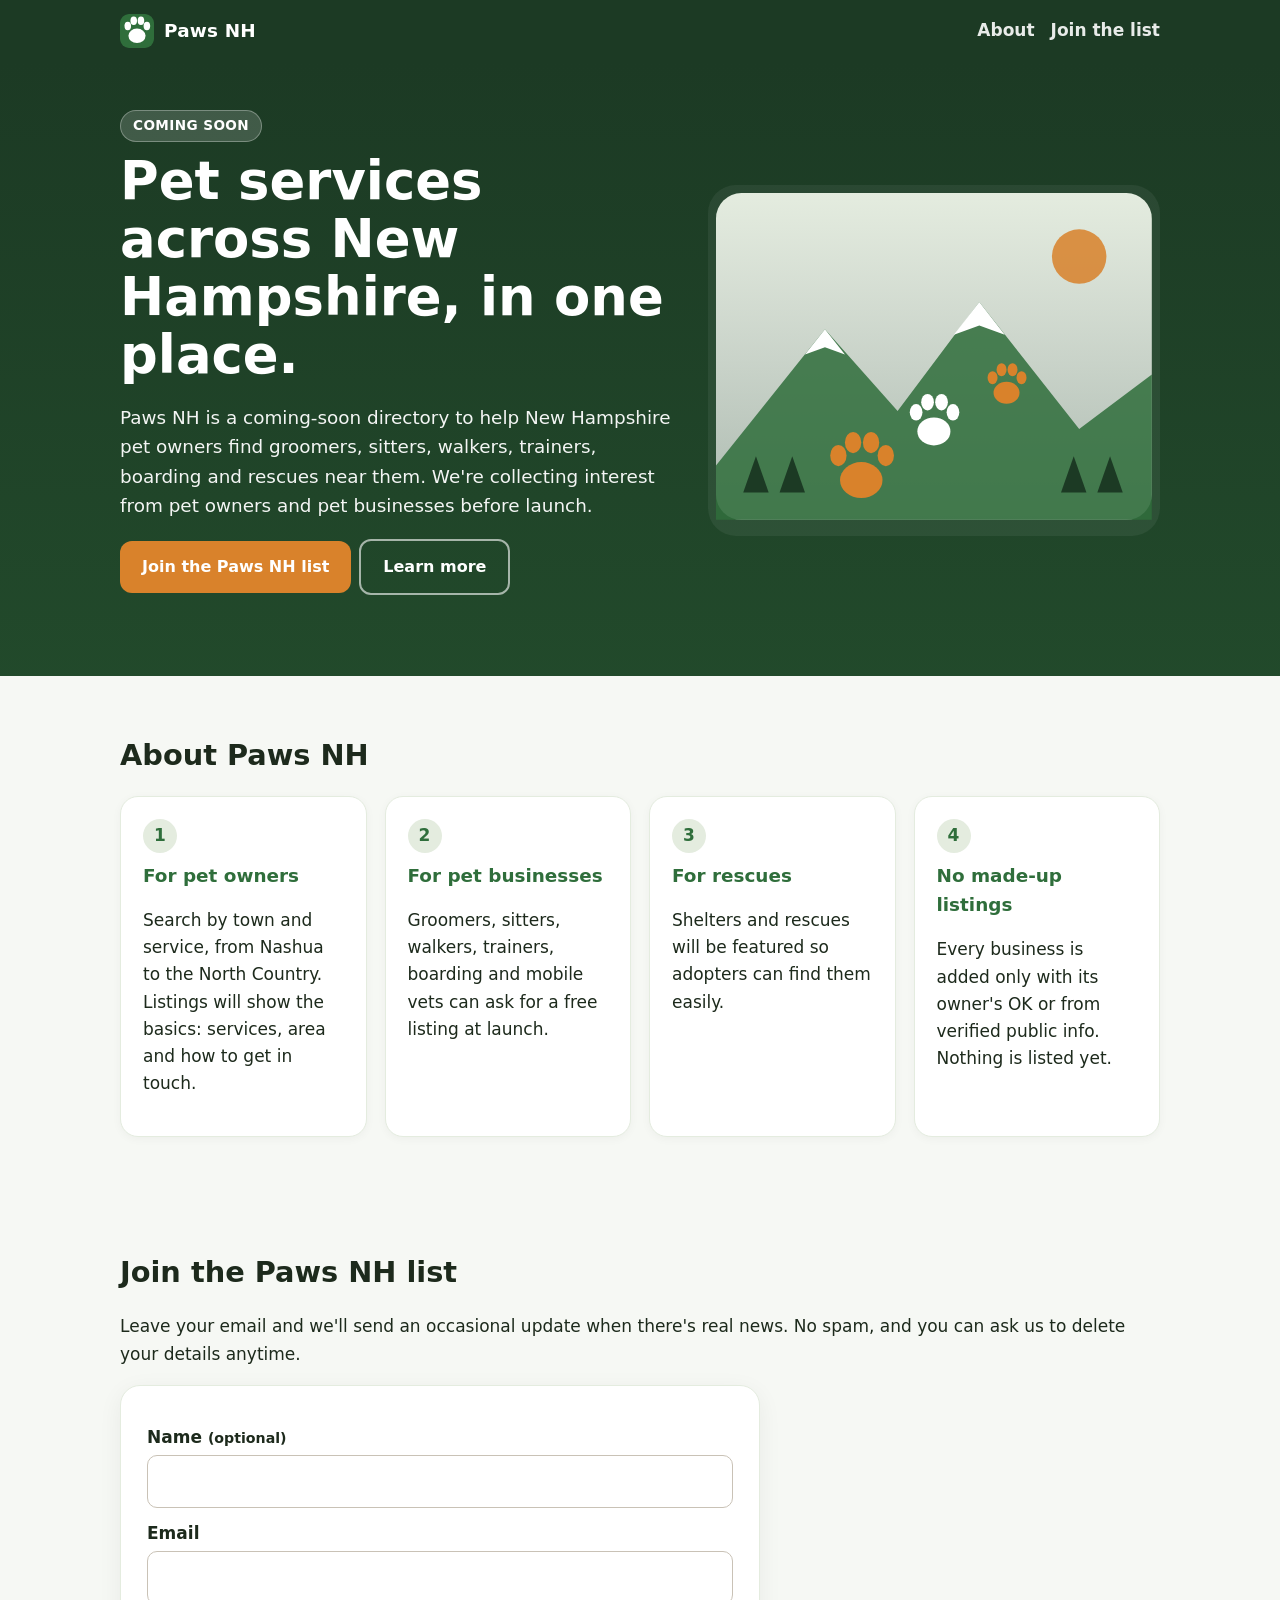
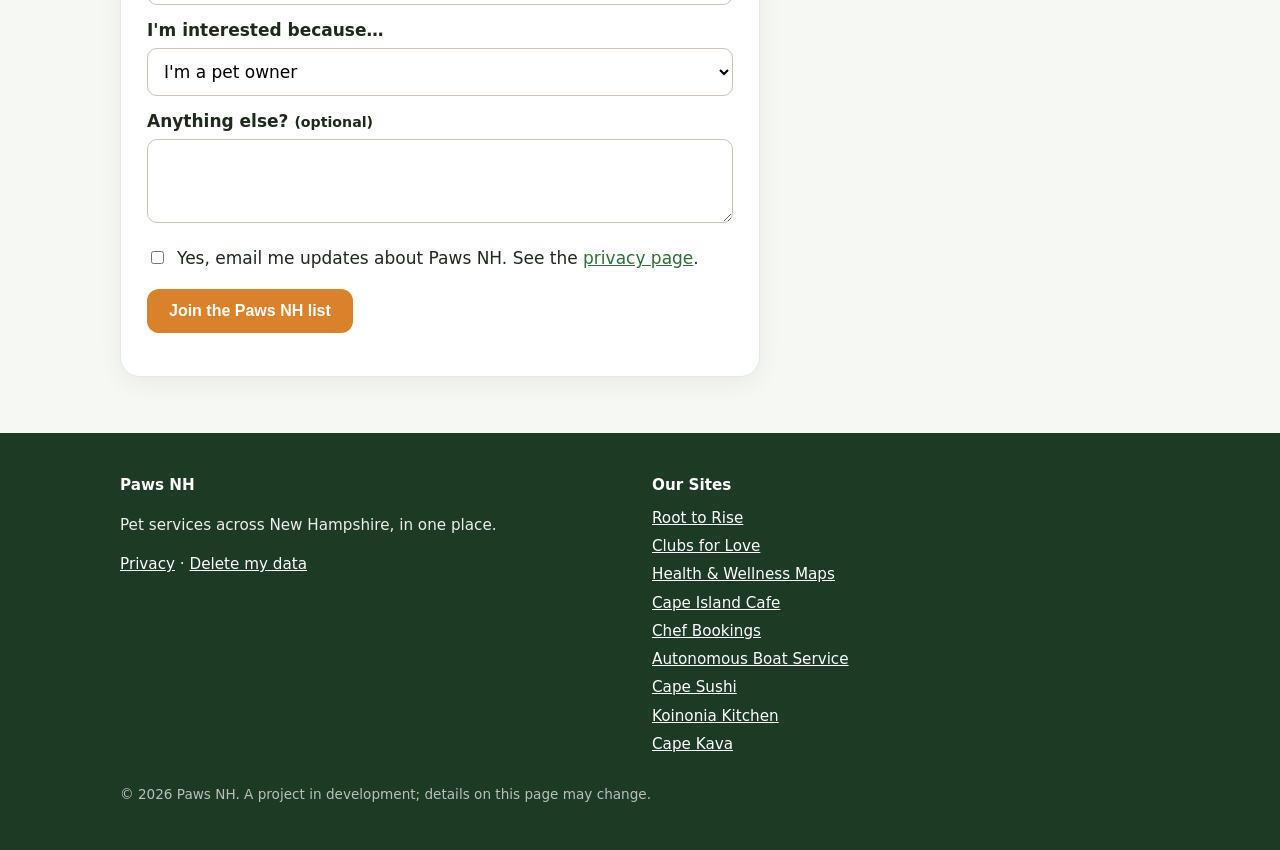
<file: index.html>
<!doctype html>
<html lang="en">
<head>
<meta charset="utf-8">
<!-- google-site-verification: pending -->
<meta name="viewport" content="width=device-width,initial-scale=1">
<title>Paws NH: Pet services across New Hampshire, in one place.</title>
<meta name="description" content="Pet services across New Hampshire, in one place. Paws NH is a coming-soon directory to help New Hampshire pet owners find groomers, sitters, walkers, trainers, boarding and rescues near them.">
<link rel="canonical" href="https://platinum00001.github.io/pawsnh.com/">
<meta name="theme-color" content="#1c3a24">
<meta property="og:type" content="website">
<meta property="og:site_name" content="Paws NH">
<meta property="og:title" content="Paws NH: Pet services across New Hampshire, in one place.">
<meta property="og:description" content="Pet services across New Hampshire, in one place. Paws NH is a coming-soon directory to help New Hampshire pet owners find groomers, sitters, walkers, trainers, boarding and rescues near them.">
<meta property="og:url" content="https://platinum00001.github.io/pawsnh.com/">
<meta property="og:image" content="https://platinum00001.github.io/pawsnh.com/og.png">
<meta property="og:image:width" content="1200"><meta property="og:image:height" content="630">
<meta name="twitter:card" content="summary_large_image">
<meta name="twitter:title" content="Paws NH: Pet services across New Hampshire, in one place.">
<meta name="twitter:description" content="Pet services across New Hampshire, in one place. Paws NH is a coming-soon directory to help New Hampshire pet owners find groomers, sitters, walkers, trainers, boarding and rescues near them.">
<meta name="twitter:image" content="https://platinum00001.github.io/pawsnh.com/og.png">
<link rel="icon" href="favicon.svg" type="image/svg+xml">
<link rel="icon" href="favicon-32.png" sizes="32x32" type="image/png">
<link rel="apple-touch-icon" href="apple-touch-icon.png">
<link rel="manifest" href="site.webmanifest">
<link rel="stylesheet" href="css/style.css">
</head>
<body>
<header class="top"><div class="wrap">
<a class="brand" href="./"><img src="favicon.svg" alt="" width="34" height="34">Paws NH</a>
<nav><a href="./#about" class="opt">About</a><a href="./#join">Join the list</a></nav>
</div></header>
<main>
<section class="hero"><div class="wrap">
<div><span class="badge">Coming soon</span><h1>Pet services across New Hampshire, in one place.</h1><p class="lead">Paws NH is a coming-soon directory to help New Hampshire pet owners find groomers, sitters, walkers, trainers, boarding and rescues near them. We&#x27;re collecting interest from pet owners and pet businesses before launch.</p>
<p><a class="btn" href="#join">Join the Paws NH list</a><a class="btn ghost" href="#about">Learn more</a></p></div>
<div class="art"><svg viewBox="0 0 480 360" xmlns="http://www.w3.org/2000/svg" role="img" aria-hidden="true"><defs><linearGradient id="sky" x1="0" y1="0" x2="0" y2="1"><stop offset="0" stop-color="#e4ecdf"/><stop offset="1" stop-color="#ffffff" stop-opacity="0.6"/></linearGradient></defs><rect width="480" height="360" rx="28" fill="url(#sky)"/><circle cx="400" cy="70" r="30" fill="#d9822b" opacity=".85"/><path d="M0 300 L120 150 L200 240 L290 120 L400 260 L480 200 V360 H0z" fill="#2f6e3b" opacity=".85"/><path d="M290 120 L262 156 L290 146 L318 156z" fill="#fff"/><path d="M120 150 L98 178 L120 170 L142 178z" fill="#fff"/><path d="M30 330 l14 -40 l14 40z" fill="#1c3a24"/><path d="M70 330 l14 -40 l14 40z" fill="#1c3a24"/><path d="M380 330 l14 -40 l14 40z" fill="#1c3a24"/><path d="M420 330 l14 -40 l14 40z" fill="#1c3a24"/><g transform="translate(160 300) scale(0.9)" fill="#d9822b"><ellipse cx="0" cy="18" rx="26" ry="22"/><ellipse cx="-28" cy="-12" rx="10" ry="13"/><ellipse cx="-10" cy="-28" rx="10" ry="13"/><ellipse cx="12" cy="-28" rx="10" ry="13"/><ellipse cx="30" cy="-12" rx="10" ry="13"/></g><g transform="translate(240 250) scale(0.7)" fill="#fff"><ellipse cx="0" cy="18" rx="26" ry="22"/><ellipse cx="-28" cy="-12" rx="10" ry="13"/><ellipse cx="-10" cy="-28" rx="10" ry="13"/><ellipse cx="12" cy="-28" rx="10" ry="13"/><ellipse cx="30" cy="-12" rx="10" ry="13"/></g><g transform="translate(320 210) scale(0.55)" fill="#d9822b"><ellipse cx="0" cy="18" rx="26" ry="22"/><ellipse cx="-28" cy="-12" rx="10" ry="13"/><ellipse cx="-10" cy="-28" rx="10" ry="13"/><ellipse cx="12" cy="-28" rx="10" ry="13"/><ellipse cx="30" cy="-12" rx="10" ry="13"/></g></svg></div>
</div></section>
<section id="about"><div class="wrap"><h2>About Paws NH</h2><div class="cards"><div class="card"><span class="n">1</span><h3>For pet owners</h3><p>Search by town and service, from Nashua to the North Country. Listings will show the basics: services, area and how to get in touch.</p></div><div class="card"><span class="n">2</span><h3>For pet businesses</h3><p>Groomers, sitters, walkers, trainers, boarding and mobile vets can ask for a free listing at launch.</p></div><div class="card"><span class="n">3</span><h3>For rescues</h3><p>Shelters and rescues will be featured so adopters can find them easily.</p></div><div class="card"><span class="n">4</span><h3>No made-up listings</h3><p>Every business is added only with its owner&#x27;s OK or from verified public info. Nothing is listed yet.</p></div></div></div></section>

<section id="join"><div class="wrap"><h2>Join the Paws NH list</h2>
<p>Leave your email and we'll send an occasional update when there's real news. No spam, and you can ask us to delete your details anytime.</p>
<form class="signup" id="signup" novalidate>
<label for="f-name">Name <small>(optional)</small></label><input id="f-name" name="name" type="text" maxlength="120" autocomplete="name">
<label for="f-email">Email</label><input id="f-email" name="email" type="email" maxlength="200" required autocomplete="email">
<label for="f-interest">I'm interested because…</label><select id="f-interest" name="interest"><option>I&#x27;m a pet owner</option><option>I run a pet business</option><option>I&#x27;m with a shelter or rescue</option><option>Just keep me posted</option></select>
<label for="f-note">Anything else? <small>(optional)</small></label><textarea id="f-note" name="note" maxlength="600"></textarea>
<div class="hp" aria-hidden="true"><label for="f-web">Website</label><input id="f-web" name="website_url" type="text" tabindex="-1" autocomplete="off"></div>
<label class="check"><input type="checkbox" name="consent" required> <span>Yes, email me updates about Paws NH. See the <a href="privacy.html">privacy page</a>.</span></label>
<p><button class="btn" type="submit">Join the Paws NH list</button></p>
<div class="msg" id="signup-msg" role="status" aria-live="polite"></div>
</form></div></section>
</main>
<footer><div class="wrap">
<div class="cols">
<div><h4>Paws NH</h4><p>Pet services across New Hampshire, in one place.</p><p><a href="privacy.html">Privacy</a> · <a href="privacy.html#data-deletion">Delete my data</a></p></div>
<div><h4>Our Sites</h4><ul><li><a href="https://roottorisema.org/">Root to Rise</a></li><li><a href="https://clubsforlove.com/">Clubs for Love</a></li><li><a href="https://healthandwellnessmaps.com/">Health &amp; Wellness Maps</a></li><li><a href="https://capeislandcafe.com/">Cape Island Cafe</a></li><li><a href="https://chefbookings.org/">Chef Bookings</a></li><li><a href="https://platinum00001.github.io/autonomousboatservice.com/">Autonomous Boat Service</a></li><li><a href="https://platinum00001.github.io/capesushi.com/">Cape Sushi</a></li><li><a href="https://platinum00001.github.io/koinoniakitchen.com/">Koinonia Kitchen</a></li><li><a href="https://platinum00001.github.io/kapekava.com/">Cape Kava</a></li></ul></div>
</div>
<p class="fine">© 2026 Paws NH. A project in development; details on this page may change.</p>
</div></footer>
<script type="application/ld+json">{"@context": "https://schema.org", "@type": "WebSite", "name": "Paws NH", "url": "https://platinum00001.github.io/pawsnh.com/", "description": "Pet services across New Hampshire, in one place."}</script>
<script src="config.js"></script><script src="js/form.js"></script>
</body></html>
</file>
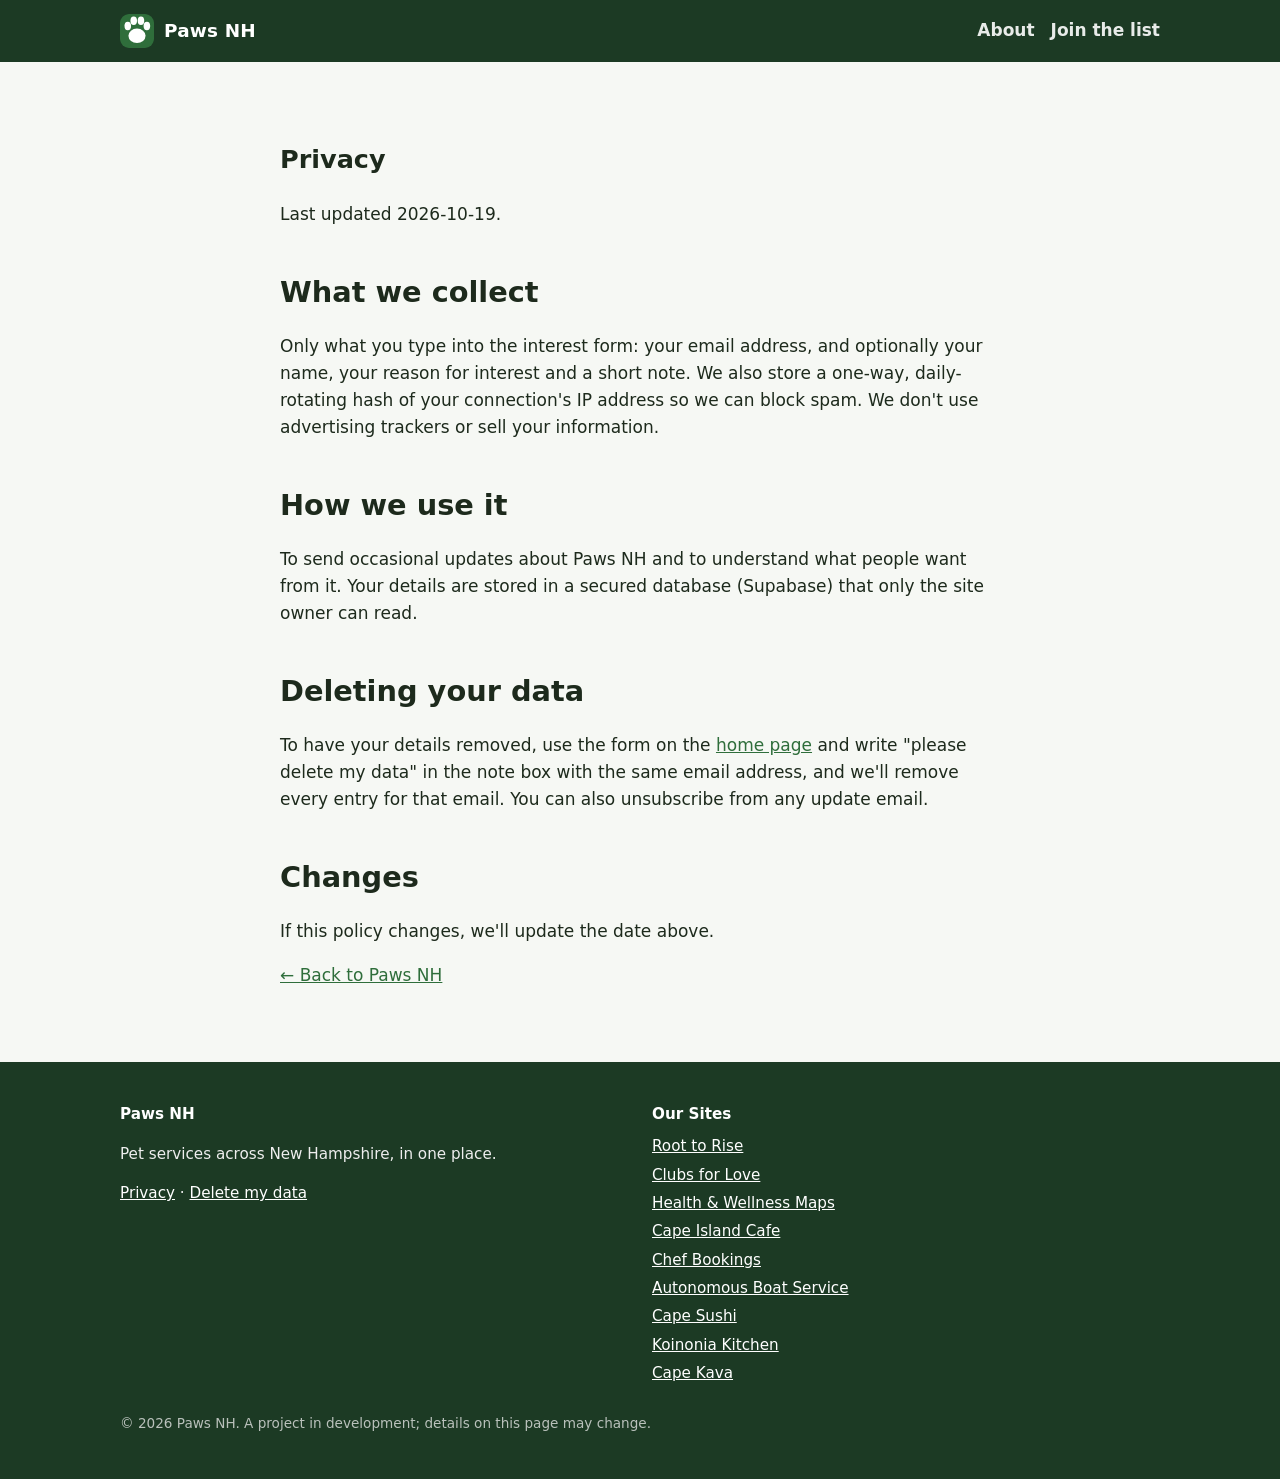
<file: privacy.html>
<!doctype html>
<html lang="en">
<head>
<meta charset="utf-8">
<meta name="viewport" content="width=device-width,initial-scale=1">
<title>Privacy | Paws NH</title>
<meta name="description" content="How Paws NH handles the details you share on this site.">
<link rel="canonical" href="https://platinum00001.github.io/pawsnh.com/privacy.html">
<meta name="theme-color" content="#1c3a24">
<meta property="og:type" content="website">
<meta property="og:site_name" content="Paws NH">
<meta property="og:title" content="Privacy | Paws NH">
<meta property="og:description" content="How Paws NH handles the details you share on this site.">
<meta property="og:url" content="https://platinum00001.github.io/pawsnh.com/privacy.html">
<meta property="og:image" content="https://platinum00001.github.io/pawsnh.com/og.png">
<meta property="og:image:width" content="1200"><meta property="og:image:height" content="630">
<meta name="twitter:card" content="summary_large_image">
<meta name="twitter:title" content="Privacy | Paws NH">
<meta name="twitter:description" content="How Paws NH handles the details you share on this site.">
<meta name="twitter:image" content="https://platinum00001.github.io/pawsnh.com/og.png">
<link rel="icon" href="favicon.svg" type="image/svg+xml">
<link rel="icon" href="favicon-32.png" sizes="32x32" type="image/png">
<link rel="apple-touch-icon" href="apple-touch-icon.png">
<link rel="manifest" href="site.webmanifest">
<link rel="stylesheet" href="css/style.css">
<script type="application/ld+json">{"@context": "https://schema.org", "@type": "WebPage", "name": "Privacy | Paws NH", "url": "https://platinum00001.github.io/pawsnh.com/privacy.html", "description": "How Paws NH handles the details you share on this site.", "isPartOf": {"@type": "WebSite", "name": "Paws NH", "url": "https://platinum00001.github.io/pawsnh.com/"}}</script>
</head>
<body>
<header class="top"><div class="wrap">
<a class="brand" href="./"><img src="favicon.svg" alt="" width="34" height="34">Paws NH</a>
<nav><a href="./#about" class="opt">About</a><a href="./#join">Join the list</a></nav>
</div></header>
<main><section><div class="wrap prose">
<h1>Privacy</h1><p>Last updated 2026-10-19.</p>
<h2>What we collect</h2><p>Only what you type into the interest form: your email address, and optionally your name, your reason for interest and a short note. We also store a one-way, daily-rotating hash of your connection's IP address so we can block spam. We don't use advertising trackers or sell your information.</p>
<h2>How we use it</h2><p>To send occasional updates about Paws NH and to understand what people want from it. Your details are stored in a secured database (Supabase) that only the site owner can read.</p>
<h2 id="data-deletion">Deleting your data</h2><p>To have your details removed, use the form on the <a href="./#join">home page</a> and write "please delete my data" in the note box with the same email address, and we'll remove every entry for that email. You can also unsubscribe from any update email.</p>
<h2>Changes</h2><p>If this policy changes, we'll update the date above.</p>
<p><a href="./">← Back to Paws NH</a></p>
</div></section></main>
<footer><div class="wrap">
<div class="cols">
<div><h4>Paws NH</h4><p>Pet services across New Hampshire, in one place.</p><p><a href="privacy.html">Privacy</a> · <a href="privacy.html#data-deletion">Delete my data</a></p></div>
<div><h4>Our Sites</h4><ul><li><a href="https://roottorisema.org/">Root to Rise</a></li><li><a href="https://clubsforlove.com/">Clubs for Love</a></li><li><a href="https://healthandwellnessmaps.com/">Health &amp; Wellness Maps</a></li><li><a href="https://capeislandcafe.com/">Cape Island Cafe</a></li><li><a href="https://chefbookings.org/">Chef Bookings</a></li><li><a href="https://platinum00001.github.io/autonomousboatservice.com/">Autonomous Boat Service</a></li><li><a href="https://platinum00001.github.io/capesushi.com/">Cape Sushi</a></li><li><a href="https://platinum00001.github.io/koinoniakitchen.com/">Koinonia Kitchen</a></li><li><a href="https://platinum00001.github.io/kapekava.com/">Cape Kava</a></li></ul></div>
</div>
<p class="fine">© 2026 Paws NH. A project in development; details on this page may change.</p>
</div></footer>
</body></html>
</file>
<file: css/style.css>
:root{--bg:#f6f8f4;--ink:#1d2a1c;--accent:#2f6e3b;--accent2:#d9822b;--soft:#e4ecdf;--hero:#1c3a24}
*{box-sizing:border-box}html{scroll-behavior:smooth}
body{margin:0;font:17px/1.6 system-ui,-apple-system,"Segoe UI",Roboto,Helvetica,Arial,sans-serif;color:var(--ink);background:var(--bg)}
a{color:var(--accent)}img,svg{max-width:100%;height:auto}
.wrap{max-width:1080px;margin:0 auto;padding:0 20px}
header.top{background:var(--hero);color:#fff}
header.top .wrap{display:flex;align-items:center;justify-content:space-between;gap:12px;padding-top:14px;padding-bottom:14px}
.brand{display:flex;align-items:center;gap:10px;color:#fff;text-decoration:none;font-weight:800;font-size:1.15rem;letter-spacing:.2px}
.brand img{width:34px;height:34px;border-radius:9px}
header.top nav a{color:#fff;opacity:.9;margin-left:16px;text-decoration:none;font-weight:600}
header.top nav a:hover{opacity:1;text-decoration:underline}
.hero{background:linear-gradient(180deg,var(--hero),color-mix(in srgb,var(--hero) 70%,var(--accent)));color:#fff;padding:48px 0 64px}
.hero .wrap{display:grid;grid-template-columns:1.1fr .9fr;gap:36px;align-items:center}
.hero h1{font-size:clamp(2rem,4.6vw,3.3rem);line-height:1.1;margin:.2em 0 .3em}
.hero p.lead{font-size:1.15rem;opacity:.95;max-width:38em}
.badge{display:inline-block;background:rgba(255,255,255,.16);border:1px solid rgba(255,255,255,.3);padding:4px 12px;border-radius:99px;font-size:.85rem;font-weight:700;letter-spacing:.4px;text-transform:uppercase}
.btn{display:inline-block;background:var(--accent2);color:#fff;font-weight:700;padding:13px 22px;border-radius:12px;text-decoration:none;border:0;cursor:pointer;font-size:1rem}
.btn:hover{filter:brightness(1.08)}
.btn.ghost{background:transparent;border:2px solid rgba(255,255,255,.6);margin-left:8px}
.art{background:rgba(255,255,255,.06);border-radius:28px;padding:8px}
section{padding:56px 0}
section h2{font-size:1.8rem;margin:0 0 18px}
.cards{display:grid;grid-template-columns:repeat(auto-fit,minmax(230px,1fr));gap:18px}
.card{background:#fff;border:1px solid var(--soft);border-radius:18px;padding:22px;box-shadow:0 2px 10px rgba(0,0,0,.04)}
.card h3{margin:.1em 0 .4em;font-size:1.15rem;color:var(--accent)}
.card .n{display:inline-grid;place-items:center;width:34px;height:34px;border-radius:50%;background:var(--soft);color:var(--accent);font-weight:800;margin-bottom:6px}
.band{background:var(--soft)}
.net{display:grid;grid-template-columns:repeat(auto-fit,minmax(180px,1fr));gap:12px}
.net a{display:block;background:#fff;border-radius:14px;padding:14px 16px;text-decoration:none;color:var(--ink);border:1px solid rgba(0,0,0,.06);font-weight:700}
.net a small{display:block;font-weight:400;color:#555;margin-top:2px}
.net a.here{outline:3px solid var(--accent);pointer-events:none}
form.signup{background:#fff;border-radius:20px;padding:26px;border:1px solid var(--soft);max-width:640px;box-shadow:0 6px 24px rgba(0,0,0,.06)}
form.signup label{display:block;font-weight:700;margin:12px 0 4px}
form.signup input[type=text],form.signup input[type=email],form.signup select,form.signup textarea{width:100%;padding:12px;border:1px solid #c9c2b6;border-radius:10px;font:inherit;background:#fff}
form.signup textarea{min-height:84px}
form.signup .check{display:flex;gap:10px;align-items:flex-start;font-weight:400;margin-top:14px}
form.signup .check input{margin-top:6px}
.hp{position:absolute!important;left:-9999px!important;width:1px;height:1px;overflow:hidden}
.msg{margin-top:14px;padding:12px 14px;border-radius:10px;display:none}
.msg.ok{display:block;background:#e6f4ea;color:#1e5b2f}.msg.err{display:block;background:#fdecea;color:#8a1c12}
.note{font-size:.92rem;background:#fff;border-left:5px solid var(--accent2);padding:14px 16px;border-radius:10px;margin-top:22px}
footer{background:var(--hero);color:#eee;padding:40px 0 30px;font-size:.95rem}
footer a{color:#fff}
footer .cols{display:grid;grid-template-columns:repeat(auto-fit,minmax(220px,1fr));gap:24px}
footer h4{margin:0 0 8px;color:#fff}
footer ul{list-style:none;padding:0;margin:0}footer li{margin:4px 0}
footer .fine{opacity:.75;margin-top:24px;font-size:.85rem}
.prose{max-width:760px}.prose h2{margin-top:1.4em}
@media (max-width:820px){.hero .wrap{grid-template-columns:1fr}.art{max-width:420px}header.top nav a{margin-left:10px;font-size:.92rem}}
@media (max-width:480px){header.top nav .opt{display:none}.btn.ghost{margin:10px 0 0}}
</file>
